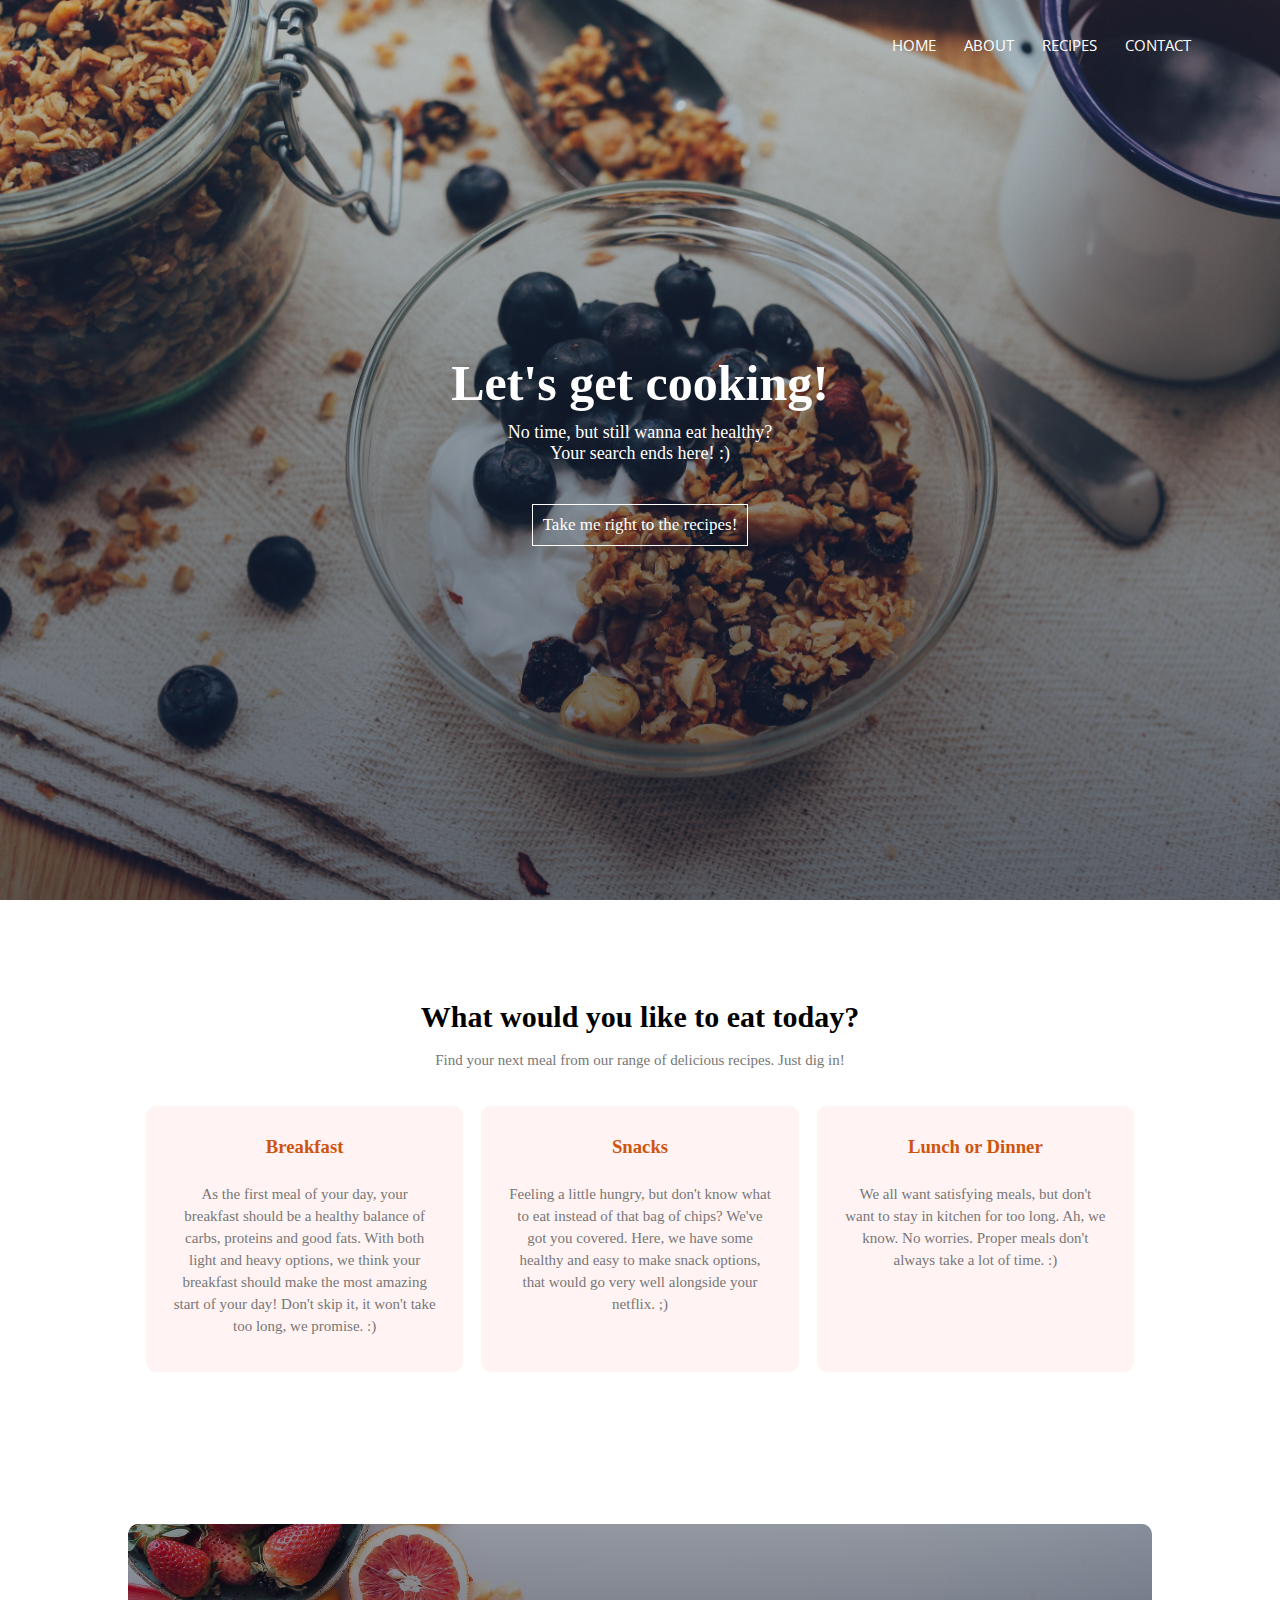
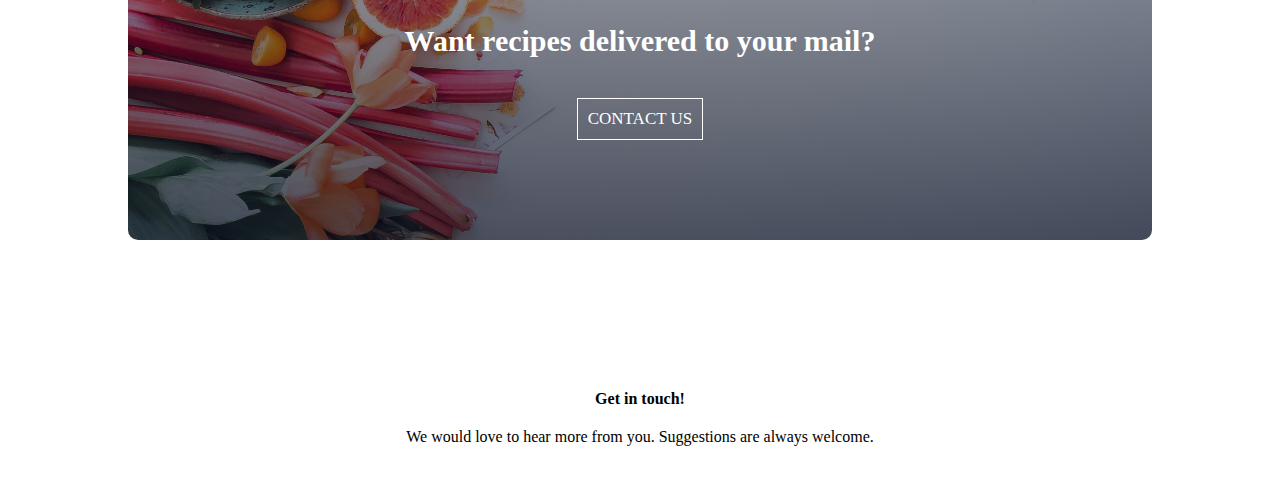
<file: index.html>
<!DOCTYPE html>
<html lang="en">
<head>
    <meta charset="UTF-8">
    <meta http-equiv="X-UA-Compatible" content="IE=edge">
    <meta name="viewport" content="width=device-width, initial-scale=1.0">
    <title>QuickRecipes</title>
    <link rel="stylesheet" href="styles.css ">
    <link rel="stylesheet" href="https://cdnjs.cloudflare.com/ajax/libs/font-awesome/6.0.0-beta3/css/all.min.css" integrity="sha512-Fo3rlrZj/k7ujTnHg4CGR2D7kSs0v4LLanw2qksYuRlEzO+tcaEPQogQ0KaoGN26/zrn20ImR1DfuLWnOo7aBA==" crossorigin="anonymous" referrerpolicy="no-referrer" />
</head>
<body>
    <section class = "header">
        <nav>
            
            <div class = "nav-links" id="navlinks">
                <i class="fa fa-times" onclick = "hidemenu()"></i>
                <ul>
                    
                    <li><a href="/">HOME</a></li>
                    <li><a href="/">ABOUT</a></li>
                    <li><a href="/">RECIPES</a></li>
                    <li><a href="/">CONTACT</a></li>
                </ul>
            </div>
            <i class= "fa fa-bars" onclick = "showmenu()"></i>
            
        </nav>
    <div class="text-box">
        <h1>Let's get cooking!</h1>
        <p>No time, but still wanna eat healthy? <br> Your search ends here! :)
        </p>
        <a class="hero-btn" href="">Take me right to the recipes!</a>

    </div>

    </section>
    <section class="recipes">
        <h1>What would you like to eat today?</h1>
        <p>Find your next meal from our range of delicious recipes. Just dig in! </p>
        <div class="row ">
            <div class="recipe-option">
                <h3><a href="/breakfast.html">Breakfast</a></h3>
                <p>As the first meal of your day, your breakfast should be a healthy balance of carbs, proteins and good fats. With both light and heavy options, we think your breakfast should make the most amazing start of your day! Don't skip it, it won't take too long, we promise. :) </p>
            </div>
            <div class="recipe-option">
                <h3>Snacks</h3>
                <p>Feeling a little hungry, but don't know what to eat instead of that bag of chips? We've got you covered. Here, we have some healthy and easy to make snack options, that would go very well alongside your netflix. ;)</p>
            </div>
            <div class="recipe-option">
                <h3>Lunch or Dinner</h3>
                <p>We all want satisfying meals, but don't want to stay in kitchen for too long. Ah, we know. No worries. Proper meals don't always take a lot of time. :)</p>
            </div>
            
            
        </div>
        


    </section>
    
    
    <section class="cta">
        <h1>Want recipes delivered to your mail?</h1>
        <a href="" class="hero-btn">CONTACT US</a>

    </section>


    <section class="footer">
        <h4>Get in touch!</h4>
        <p>We would love to hear more from you. Suggestions are always welcome.</p>
        <div class="icons">
            <i class="fab fa-telegram"></i>
            <i class="fab fa-instagram"></i>
            <i class="fab fa-github"></i>
        </div>
    </section>


    <script>
        var navlink = document.getElementById("navlinks"); 
        function showmenu(){ 
            navlink.style.right = 0;
        }
        function hidemenu(){ 
            navlink.style.right = "-200px" ;
        }
    </script>
    
</body>
</html>
</file>
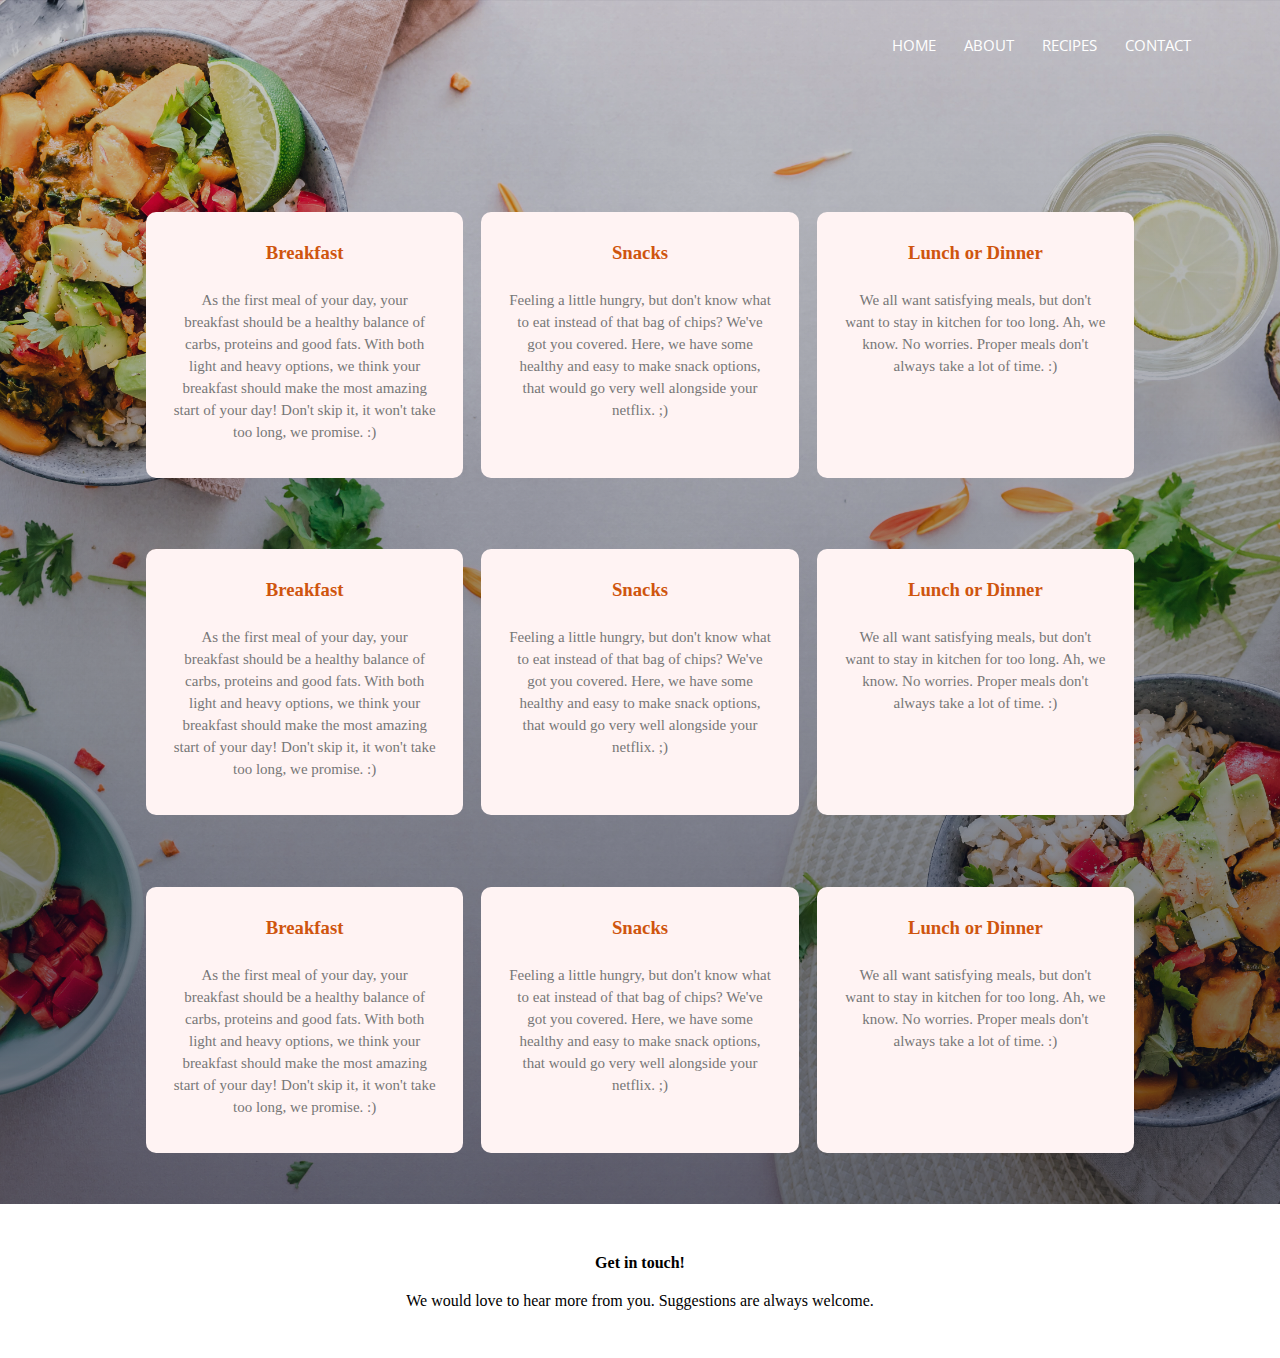
<file: breakfast.html>
<!DOCTYPE html>
<html lang="en">
<head>
    <meta charset="UTF-8">
    <meta http-equiv="X-UA-Compatible" content="IE=edge">
    <meta name="viewport" content="width=device-width, initial-scale=1.0">
    <title>QuickRecipes</title>
    <link rel="stylesheet" href="styles.css ">
    <link rel="stylesheet" href="https://cdnjs.cloudflare.com/ajax/libs/font-awesome/6.0.0-beta3/css/all.min.css" integrity="sha512-Fo3rlrZj/k7ujTnHg4CGR2D7kSs0v4LLanw2qksYuRlEzO+tcaEPQogQ0KaoGN26/zrn20ImR1DfuLWnOo7aBA==" crossorigin="anonymous" referrerpolicy="no-referrer" />
</head>
<body>
    <section class="breakfast">
        <nav>
            
            <div class = "nav-links" id="navlinks">
                <i class="fa fa-times" onclick = "hidemenu()"></i>
                <ul>
                    
                    <li><a href="/">HOME</a></li>
                    <li><a href="/">ABOUT</a></li>
                    <li><a href="/">RECIPES</a></li>
                    <li><a href="/">CONTACT</a></li>
                </ul>
            </div>
            <i class= "fa fa-bars" onclick = "showmenu()"></i>
            
        </nav>
        <section class="recipes">
            
            <div class="row ">
                <div class="recipe-option">
                    <h3><a href="/breakfast.html">Breakfast</a></h3>
                    <p>As the first meal of your day, your breakfast should be a healthy balance of carbs, proteins and good fats. With both light and heavy options, we think your breakfast should make the most amazing start of your day! Don't skip it, it won't take too long, we promise. :) </p>
                </div>
                <div class="recipe-option">
                    <h3>Snacks</h3>
                    <p>Feeling a little hungry, but don't know what to eat instead of that bag of chips? We've got you covered. Here, we have some healthy and easy to make snack options, that would go very well alongside your netflix. ;)</p>
                </div>
                <div class="recipe-option">
                    <h3>Lunch or Dinner</h3>
                    <p>We all want satisfying meals, but don't want to stay in kitchen for too long. Ah, we know. No worries. Proper meals don't always take a lot of time. :)</p>
                </div>
                
                
            </div>
            <div class="row ">
                <div class="recipe-option">
                    <h3><a href="/breakfast.html">Breakfast</a></h3>
                    <p>As the first meal of your day, your breakfast should be a healthy balance of carbs, proteins and good fats. With both light and heavy options, we think your breakfast should make the most amazing start of your day! Don't skip it, it won't take too long, we promise. :) </p>
                </div>
                <div class="recipe-option">
                    <h3>Snacks</h3>
                    <p>Feeling a little hungry, but don't know what to eat instead of that bag of chips? We've got you covered. Here, we have some healthy and easy to make snack options, that would go very well alongside your netflix. ;)</p>
                </div>
                <div class="recipe-option">
                    <h3>Lunch or Dinner</h3>
                    <p>We all want satisfying meals, but don't want to stay in kitchen for too long. Ah, we know. No worries. Proper meals don't always take a lot of time. :)</p>
                </div>
            
                
                
            </div>
            <div class="row ">
                <div class="recipe-option">
                    <h3><a href="/breakfast.html">Breakfast</a></h3>
                    <p>As the first meal of your day, your breakfast should be a healthy balance of carbs, proteins and good fats. With both light and heavy options, we think your breakfast should make the most amazing start of your day! Don't skip it, it won't take too long, we promise. :) </p>
                </div>
                <div class="recipe-option">
                    <h3>Snacks</h3>
                    <p>Feeling a little hungry, but don't know what to eat instead of that bag of chips? We've got you covered. Here, we have some healthy and easy to make snack options, that would go very well alongside your netflix. ;)</p>
                </div>
                <div class="recipe-option">
                    <h3>Lunch or Dinner</h3>
                    <p>We all want satisfying meals, but don't want to stay in kitchen for too long. Ah, we know. No worries. Proper meals don't always take a lot of time. :)</p>
            </div>
            
            
    
        </section>
    </section>
        <section class="footer">
            <h4>Get in touch!</h4>
            <p>We would love to hear more from you. Suggestions are always welcome.</p>
            <div class="icons">
                <i class="fab fa-telegram"></i>
                <i class="fab fa-instagram"></i>
                <i class="fab fa-github"></i>
            </div>
        </section>
        
        <script>
            var navlink = document.getElementById("navlinks"); 
            function showmenu(){ 
                navlink.style.right = 0;
            }
            function hidemenu(){ 
                navlink.style.right = "-200px" ;
            }
        </script>
</body>
</html>
</file>
<file: styles.css>
@import url('https://fonts.googleapis.com/css2?family=Nunito&family=Open+Sans:wght@300;400&display=swap');
*{
    margin: 0;
    padding: 0;
}

.header{ 
    min-height: 100vh;
    width: 100%;
    background-image: linear-gradient(rgba(4,9,30,0.2),rgba(4,9,30,0.6)), url(images/foodhome3.jpg);
    background-size: cover;
    background-position: center;
    position: relative;
}
nav{ 
    display: flex;
    padding: 2% 6%; 
    justify-content: space-between;
    align-items: center;
}

.nav-links{ 
    flex: 1;
    text-align: right;

}
.nav-links ul li{ 
    font-family: 'Nunito', sans-serif;
    font-family: 'Open Sans', sans-serif;
    list-style: none;
    display: inline-block;
    padding: 8px 12px;
    position: relative;
}
.nav-links ul li a{
    color: white;
    text-decoration: none;
    font-size: 15px;
    
} 
.nav-links ul li::after{ 
    content: '';
    width: 0%; 
    height: 2px;
    background-color: rgb(223, 95, 21);
    display: block;
    margin: auto;
    transition: 0.5s;
}
.nav-links ul li:hover::after{ 
    width: 100%;
}
.text-box{ 
    width: 90%;
    color: white;
    padding: 0.5rem;
    text-align: center;
    position: absolute;
    top: 50%;
    left: 50%;
    transform: translate(-50%,-50%);
}
.text-box h1{ 
    font-size: 50px;
}
.text-box p{ 
    margin: 10px 0 40px;
    font-size: 18px;
}
.hero-btn{ 
    font-size: 17px;
    display: inline-block;
    color:white;
    text-decoration: none;
    border: 1px solid white;
    padding: 10px;
    position: relative;
    cursor: pointer;
}
.hero-btn:hover{ 
    border: 1px solid rgb(223, 95, 21);
    background-color: rgb(223, 95, 21);
    transition: 1s;
}
nav .fa{ 
    display: none;
}
@media(max-width: 700px) {

    .text-box h1{ 
    font-size: 30px;
    }
    .nav-links ul li{ 
        list-style: none;
        display: block;
        
    }
    .nav-links li{ 
        margin: 1rem;
    }
    .nav-links{ 
        position: absolute;
        background-color: rgb(207, 85, 14);
        height: 100vh; 
        width: 200px; 
        top: 0; 
        right: 0; 
        text-align: left;
        z-index: 2;
        transition: 1s;
    }
    nav .fa{ 
        display: block; 
        color: white;
        margin: 10px; 
        font-size: 22px;
        cursor: pointer;
    }
    .nav-links ul{ 
        padding: 30px;
    }
    .nav-links ul li:hover::after{ 
        width: 0%;
    }



    
}
.recipes{ 
    width: 80%;
    margin:auto;
    text-align: center;
    padding-top: 100px;
}
h1{ 
    font-size: 30px;
    font-weight: 600;
}
.recipes p{
    font-size: 15px;
    font-weight: 300;
    color: #777;
    padding: 15px;
    line-height: 22px;
}
.row{ 
    margin-top: 2%;
    display: flex;
    justify-content: space-evenly;
}
.recipe-option{ 
    flex-basis: 31%;
    background-color: #fff3f3;
    border-radius: 10px;
    margin-bottom: 5%;
    padding: 20px 12px; 
    box-sizing: border-box;
    border-radius: 10px;
    cursor: pointer;
    transition: 0.5s;
}
.recipe-option h3{ 
    color:rgb(207, 85, 14);
    text-align: center;
    margin: 10px 0; 
    text-decoration: none;
}
.recipe-option a{ 
    text-decoration: none;
    color:rgb(207, 85, 14);
}
.recipe-option:hover{
    box-shadow: 0 0 20px 0px rgba(0,0,0,0.2);

}

@media(max-width: 700px) {
    .row{ 
        flex-direction: column;
    }
}
.cta{ 
    margin: 100px auto;
    width: 80%; 
    background-image: linear-gradient(rgba(4,9,30,0.4),rgba(4,9,30,0.7)), url(images/food-end.jpg);
    background-position: center;
    background-size: cover;
    border-radius: 10px;
    text-align: center;
    padding: 100px 0;
    color:white;
}
.cta h1{ 
    margin-bottom: 40px;
    padding: 0;
}
@media(max-width: 700px) {
    .cta h1{ 
        font-size: 20px;
        margin-bottom: 40px;
        padding: 0;
    }
}
.footer{ 
    width: 100%; 
    text-align: center;
    padding: 30px 0;
}
h4{ 
    margin-bottom: 20px;
    margin-top: 20px;
    font-weight: 600;
}
.icons .fab{ 
    color: #f44336;
    margin: 0 10px;
    cursor: pointer;
    padding: 18px 0;
}
.breakfast{ 
    background-image: linear-gradient(rgba(4,9,30,0.2),rgba(4,9,30,0.6)), url(images/foodbf.jpg);
    background-size: cover;
    background-position: center;
    position: relative;
}
</file>
